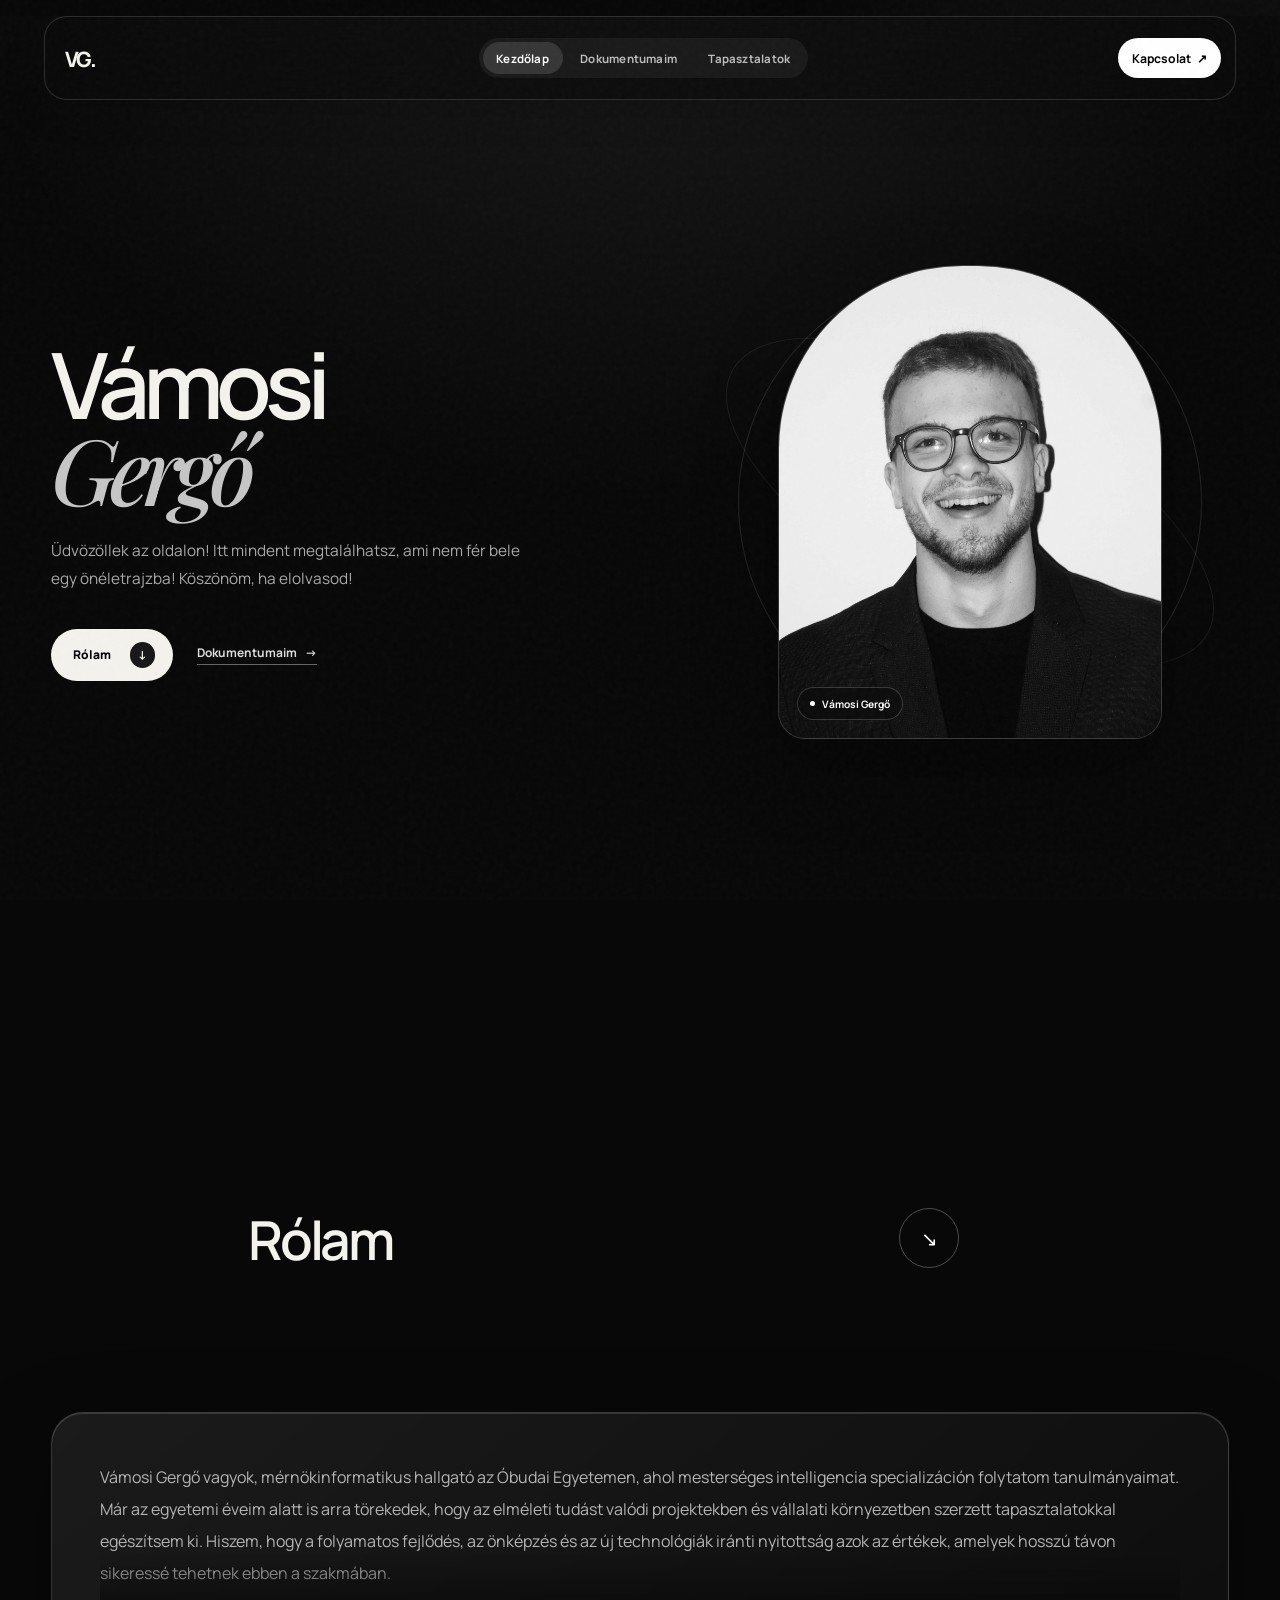
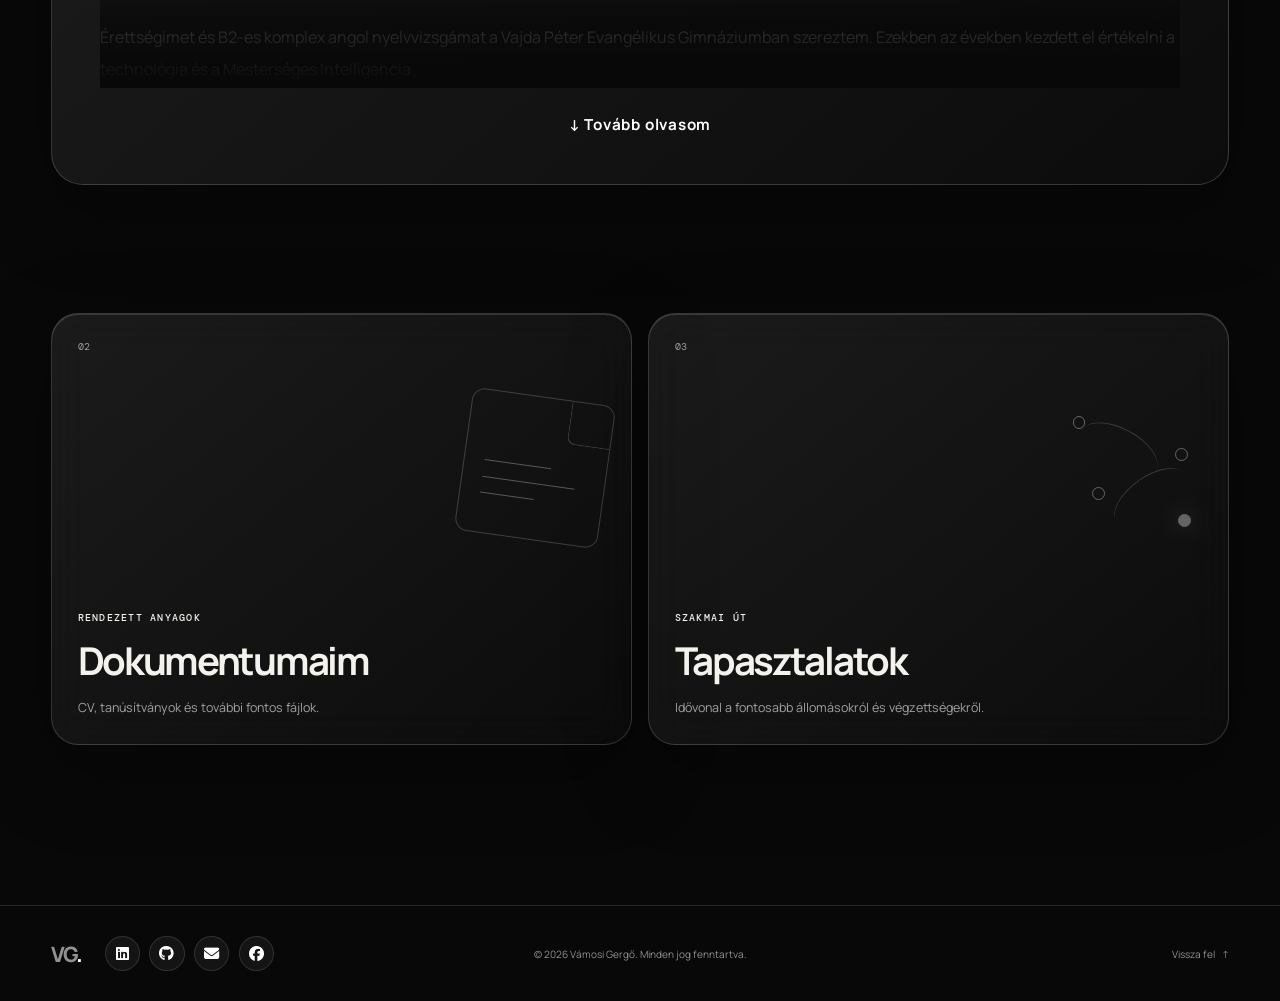
<file: index.html>
<!doctype html>
<html lang="hu">
  <head>
    <meta charset="UTF-8" />
    <meta name="viewport" content="width=device-width, initial-scale=1.0" />
    <meta name="description" content="Vámosi Gergő személyes portfóliója." />
    <title>Vámosi Gergő — Portfólió</title>
    <link rel="stylesheet" href="styles.css" />
    <link rel="stylesheet" href="https://cdnjs.cloudflare.com/ajax/libs/font-awesome/6.5.2/css/all.min.css" />
  </head>
  <body data-page="home">
    <div class="noise" aria-hidden="true"></div>
    <div class="aurora aurora--one" aria-hidden="true"></div>
    <div class="aurora aurora--two" aria-hidden="true"></div>

    <header class="site-header">
      <a class="brand" href="index.html" aria-label="Vámosi Gergő — Kezdőlap">VG<span>.</span></a>
      <button class="nav-toggle" type="button" aria-label="Navigáció megnyitása" aria-expanded="false">
        <span></span><span></span>
      </button>
      <nav class="site-nav" aria-label="Fő navigáció">
        <a class="is-active" href="index.html">Kezdőlap</a>
        <a href="documents.html">Dokumentumaim</a>
        <a href="experience.html">Tapasztalatok</a>
      </nav>
      <a class="header-cta"  target="_blank"href="https://hu.linkedin.com/in/gergő-vámosi-6b84512a4">Kapcsolat <span aria-hidden="true">↗</span></a>
      
    </header>

    <main>
      <section class="hero page-shell">
        <div class="hero__copy reveal">
          <h1>Vámosi<br /><em>Gergő</em></h1>
          <p class="hero__text">Üdvözöllek az oldalon! Itt mindent megtalálhatsz, ami nem fér bele egy önéletrajzba! Köszönöm, ha elolvasod! </p>
          <div class="hero__actions">
            <a class="button button--light" href="#rolam">Rólam <span aria-hidden="true">↓</span></a>
            <a class="text-link" href="documents.html">Dokumentumaim <span aria-hidden="true">→</span></a>
          </div>
        </div>

        <div class="hero__visual reveal reveal--late">
          <div class="portrait-card glass-card">
            <img src="assets/vamosi_01.JPG" alt="Vámosi Gergő portréjának helye" />
            <div class="portrait-card__shine" aria-hidden="true"></div>
            <div class="portrait-card__tag"><span></span>Vámosi Gergő</div>
          </div>
          <div class="orbit orbit--one" aria-hidden="true"></div>
          <div class="orbit orbit--two" aria-hidden="true"></div>
          <p class="vertical-label"></p>
        </div>
      </section>

      

      <section class="intro page-shell" id="rolam">
        <p class="section-number reveal"></p>
        <div class="intro__statement reveal">
          <p>Rólam<span></span></p>
        </div>
        <div class="intro__meta reveal">
          <p></p>
          <a class="round-arrow" href="experience.html" aria-label="Tapasztalatok megnyitása"><span>↘</span></a>
        </div>
      </section>

      <section class="about page-shell reveal">
    <div class="about-card glass-card">
        <div class="about-content" id="aboutContent">

            <p>
                Vámosi Gergő vagyok, mérnökinformatikus hallgató az Óbudai Egyetemen, ahol mesterséges intelligencia specializáción folytatom tanulmányaimat. 
                Már az egyetemi éveim alatt is arra törekedek, hogy az elméleti tudást valódi projektekben és vállalati környezetben szerzett tapasztalatokkal egészítsem ki. 
                Hiszem, hogy a folyamatos fejlődés, az önképzés és az új technológiák iránti nyitottság azok az értékek, amelyek hosszú távon sikeressé tehetnek ebben a szakmában. 

                <br><br>

                Érettségimet és B2-es komplex angol nyelvvizsgámat a Vajda Péter Evangélikus Gimnáziumban szereztem. Ezekben az években kezdett el értékelni a technológia és a Mesterséges Intelligencia. 

                <br><br>

                Korábban a Magyar Telekomnál dolgoztam chat support pozícióban, ahol elsősorban ügyfelek technikai problémáit igyekeztem megoldani.
                Ez az időszak kiváló kommunikációs készséget, türelmet és proaktív szemléletet adott számomra, amelyek a mai napig fontos részét képezik a munkavégzésemnek.

                <br><br>

                Jelenleg IT Support Specialistként dolgozom az Orbico Hungary-nél, ahol napi szinten foglalkozom vállalati informatikai rendszerek támogatásával, és különböző Microsoft technológiák alkalmazásával. 
                A cégméretnek köszönhetően több szerepkörben is kipróbálhatom magam. Low-code/no-code programok karbantartásán is dolgozom, illetve ezeknek a továbbfejlesztését is végzem. Teljeskörűen elkészítettem egy Teamsbe integrált céges Copilot Agentet. Egyedi system prompt, knowledge management, illetve scenario kezelés. 
                
              

                <br><br>
                A legnagyobb érdeklődési területem a mesterséges intelligencia, különösen a gépi látás (Computer Vision), a mélytanulás és az intelligens automatizálási megoldások fejlesztése. Egyetemi szakdolgozatom témája a számítógépes látás gyakorlati alkalmazása a nagyüzemi állattartásban. Algoritmusokat vizsgálok, hogy melyek alkalmazhatóak a legmegbízhatóbban egy nagyüzemi környezetben.
                Több programozási nyelvet és technológiát is használok, többek között Python, C#, Java, Kotlin, SQL, HTML, CSS és JavaScript környezetekben dolgozom. Ismerem a .NET MAUI keretrendszert, relációs adatbázisokat, valamint adatfeldolgozási és gépi tanulási könyvtárakat, például az OpenCV-t, TensorFlow-t, Pandast és NumPy-t. Emellett foglalkoztam Apache Sparkkal, Databricks környezettel és Big Data technológiákkal is.
                Emellett pedig egy Prompt Engineering képzést is elvégeztem, ahol a legmodernebb promptolási technikákat ismerhettem meg.

                <br><br>
                A munka mellett fontos szerepet kap az életemben a sport és az egészséges életmód. Rendszeresen járok edzőterembe, mert úgy gondolom, hogy a fizikai és a mentális teljesítmény szorosan összefügg. Szabadidőmben szívesen foglalkozom videószerkesztéssel, weboldalak készítésével, valamint különböző személyes informatikai projektekkel is, amelyek lehetőséget adnak arra, hogy új technológiákat próbáljak ki és kreatív ötleteimet megvalósítsam.
                Nyitott, motivált és kitartó személyiségnek tartom magam. Szeretek csapatban dolgozni, ugyanakkor önállóan is hatékonyan oldom meg a rám bízott feladatokat - nem félek kérdezni. :D

                <br><br>
                Az IT Support Specialist pozíció azért vonz, mert szeretném méginkább elmélyíteni a tudásomat a Microsoft vállalati ökoszisztémájában.
                Hiszem, hogy a felhasználók támogatása és a mindennapi IT-folyamatokban való részvétel kiváló lehetőséget biztosít arra, hogy gyakorlati tapasztalatot szerezzek egy modern vállalati környezetben. 
                Hosszú távú célom, hogy stabil Microsoft infrastruktúra-ismeretre építve folyamatosan fejlődjek, és egyre összetettebb informatikai feladatok megoldásában is aktív szerepet vállaljak.
            </p>
        </div>
        <div class="about-overlay" id="aboutOverlay"></div>
        <button id="aboutButton" class="about-button">
            ↓ Tovább olvasom
        </button>
    </div>
</section>

      <section class="feature-grid page-shell">
        <a class="feature-card glass-card tilt-card reveal" href="documents.html">
          <div class="feature-card__top"><span>02</span><span class="feature-card__arrow">↗</span></div>
          <div>
            <p class="feature-card__label">RENDEZETT ANYAGOK</p>
            <h2>Dokumentumaim</h2>
            <p>CV, tanúsítványok és további fontos fájlok.</p>
          </div>
          <div class="feature-card__symbol symbol-doc" aria-hidden="true"><i></i><i></i><i></i></div>
        </a>
        <a class="feature-card glass-card tilt-card reveal reveal--late" href="experience.html">
          <div class="feature-card__top"><span>03</span><span class="feature-card__arrow">↗</span></div>
          <div>
            <p class="feature-card__label">SZAKMAI ÚT</p>
            <h2>Tapasztalatok</h2>
            <p>Idővonal a fontosabb állomásokról és végzettségekről.</p>
          </div>
          <div class="feature-card__symbol symbol-path" aria-hidden="true"><i></i><i></i><i></i><i></i></div>
        </a>
      </section>

      

      
    </main>

   <footer class="site-footer page-shell">
  
  <div class="footer-left">
    <a class="brand" href="index.html">VG<span>.</span></a>
    
    <div class="footer-social">
      
      <a href="https://hu.linkedin.com/in/gergő-vámosi-6b84512a4" target="_blank" rel="noopener noreferrer" aria-label="LinkedIn">
        <i class="fa-brands fa-linkedin"></i>
      </a>
      
      
      <a href="https://github.com/vamosigergo" target="_blank" rel="noopener noreferrer" aria-label="GitHub">
        <i class="fa-brands fa-github"></i>
      </a>
      
      
      <a href="mailto:vamosi.gergo04@gmail.com" aria-label="Email">
        <i class="fa-solid fa-envelope"></i>
      </a>
      
      
      <a href="https://www.facebook.com/profile.php?id=100009071117938" target="_blank" rel="noopener noreferrer" aria-label="Facebook">
        <i class="fa-brands fa-facebook"></i>
      </a>
    </div>
  </div>

  
  <p>© <span data-year></span> Vámosi Gergő. Minden jog fenntartva.</p>
  <a href="#top" class="back-to-top">Vissza fel <span>↑</span></a>
</footer>

    <script src="script.js"></script>
  </body>
</html>
</file>
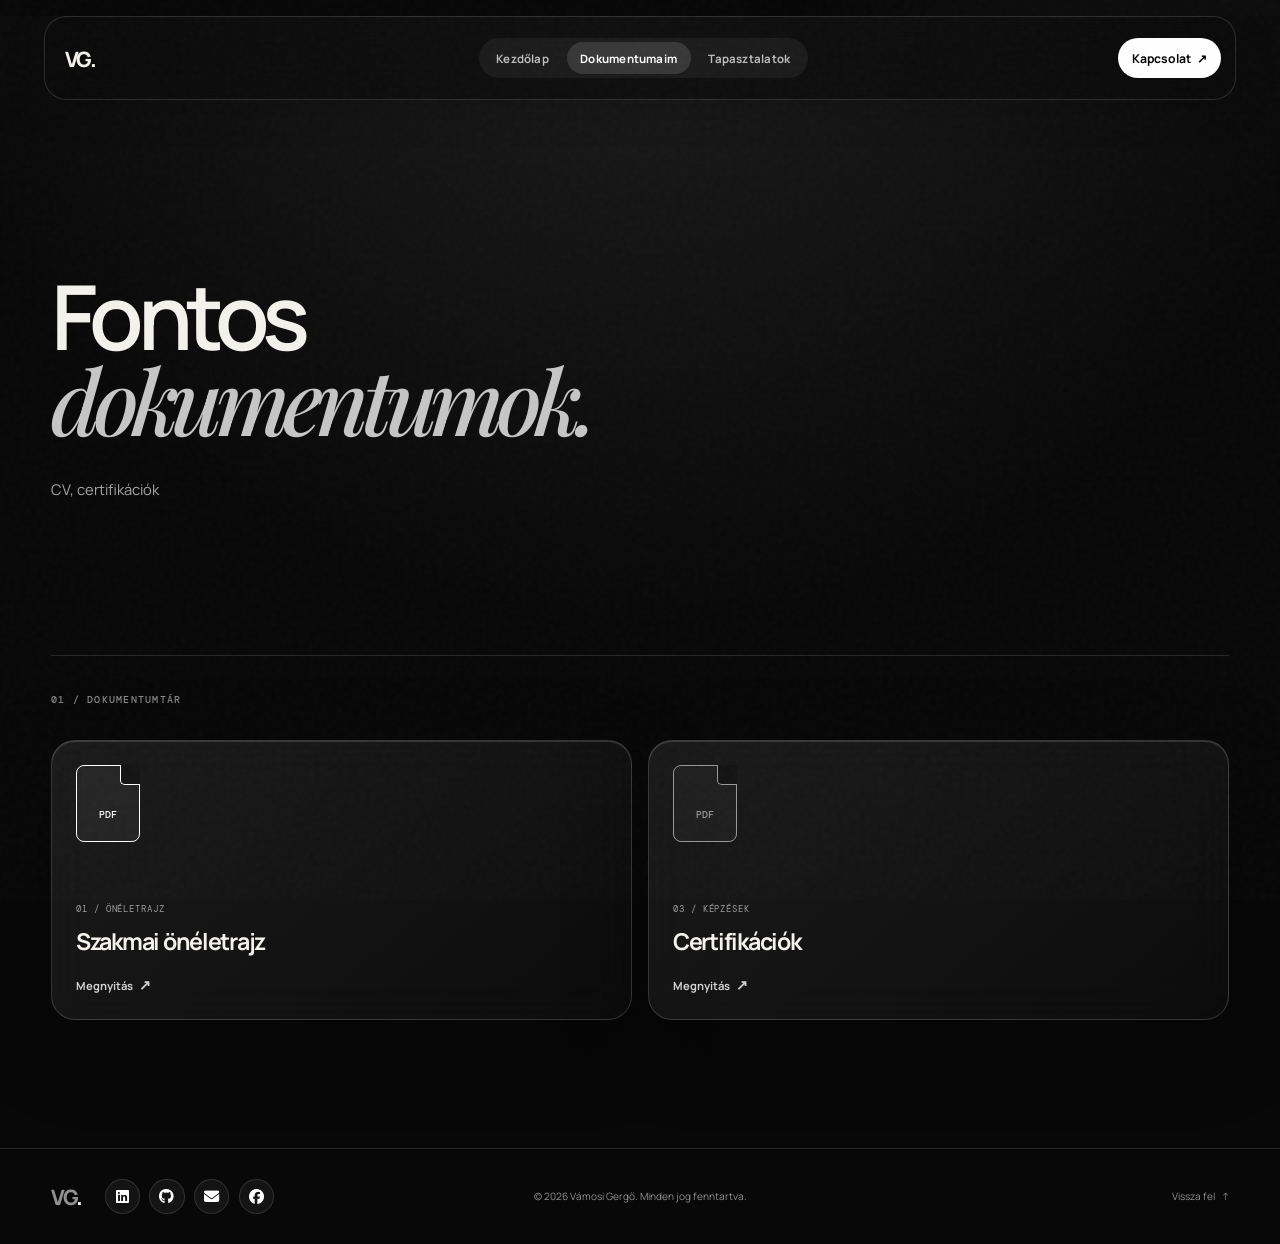
<file: documents.html>
<!doctype html>
<html lang="hu">
  <head>
    <meta charset="UTF-8" />
    <meta name="viewport" content="width=device-width, initial-scale=1.0" />
    <meta name="description" content="Vámosi Gergő dokumentumai." />
    <title>Dokumentumaim — Vámosi Gergő</title>
    <link rel="stylesheet" href="styles.css" />
    <link rel="stylesheet" href="https://cdnjs.cloudflare.com/ajax/libs/font-awesome/6.5.2/css/all.min.css" />
  </head>
  <body data-page="documents" id="top">
    <div class="noise" aria-hidden="true"></div>
    <div class="aurora aurora--one" aria-hidden="true"></div>
    <div class="aurora aurora--three" aria-hidden="true"></div>
    <header class="site-header">
      <a class="brand" href="index.html" aria-label="Vámosi Gergő — Kezdőlap">VG<span>.</span></a>
      <button class="nav-toggle" type="button" aria-label="Navigáció megnyitása" aria-expanded="false"><span></span><span></span></button>
      <nav class="site-nav" aria-label="Fő navigáció">
        <a href="index.html">Kezdőlap</a>
        <a class="is-active" href="documents.html">Dokumentumaim</a>
        <a href="experience.html">Tapasztalatok</a>
      </nav>
      <a class="header-cta"  target="_blank" href="https://hu.linkedin.com/in/gergő-vámosi-6b84512a4">Kapcsolat <span aria-hidden="true">↗</span></a>
    </header>

    <main class="subpage-main page-shell">
      <section class="page-heading reveal">
        <h1>Fontos<br /><em>dokumentumok.</em></h1>
        <p class="page-heading__lead">CV, certifikációk</p>
      </section>

      <section class="documents-section">
        <div class="documents-section__heading reveal">
          <p class="section-number">01 / DOKUMENTUMTÁR</p>
        </div>
        
        <div class="document-grid">
          <a class="document-card glass-card tilt-card reveal" href="assets/documents/vamosigergo_cv.pdf" target="_blank" rel="noopener noreferrer">
            <div class="document-card__icon"><span>PDF</span><i></i></div>
            <div class="document-card__copy"><p>01 / ÖNÉLETRAJZ</p><h2>Szakmai önéletrajz</h2><span>Megnyitás <b>↗</b></span></div>
          </a>
          <a class="document-card glass-card tilt-card reveal" href="assets/documents/prompt_engineering.jpeg" target="_blank" rel="noopener noreferrer">
            <div class="document-card__icon document-card__icon--violet"><span>PDF</span><i></i></div>
            <div class="document-card__copy"><p>03 / KÉPZÉSEK</p><h2>Certifikációk</h2><span>Megnyitás <b>↗</b></span></div>
          </a>
        </div>
      </section>

      
    </main>

    <footer class="site-footer page-shell">
  
  <div class="footer-left">
    <a class="brand" href="index.html">VG<span>.</span></a>
    
    <div class="footer-social">
      
      <a href="https://hu.linkedin.com/in/gergő-vámosi-6b84512a4" target="_blank" rel="noopener noreferrer" aria-label="LinkedIn">
        <i class="fa-brands fa-linkedin"></i>
      </a>
      
      
      <a href="https://github.com/vamosigergo" target="_blank" rel="noopener noreferrer" aria-label="GitHub">
        <i class="fa-brands fa-github"></i>
      </a>
      
      
      <a href="mailto:vamosi.gergo04@gmail.com" aria-label="Email">
        <i class="fa-solid fa-envelope"></i>
      </a>
      
      
      <a href="https://www.facebook.com/profile.php?id=100009071117938" target="_blank" rel="noopener noreferrer" aria-label="Facebook">
        <i class="fa-brands fa-facebook"></i>
      </a>
    </div>
  </div>

  
  <p>© <span data-year></span> Vámosi Gergő. Minden jog fenntartva.</p>
  <a href="#top" class="back-to-top">Vissza fel <span>↑</span></a>
</footer>

    <script src="script.js"></script>
  </body>
</html>
</file>
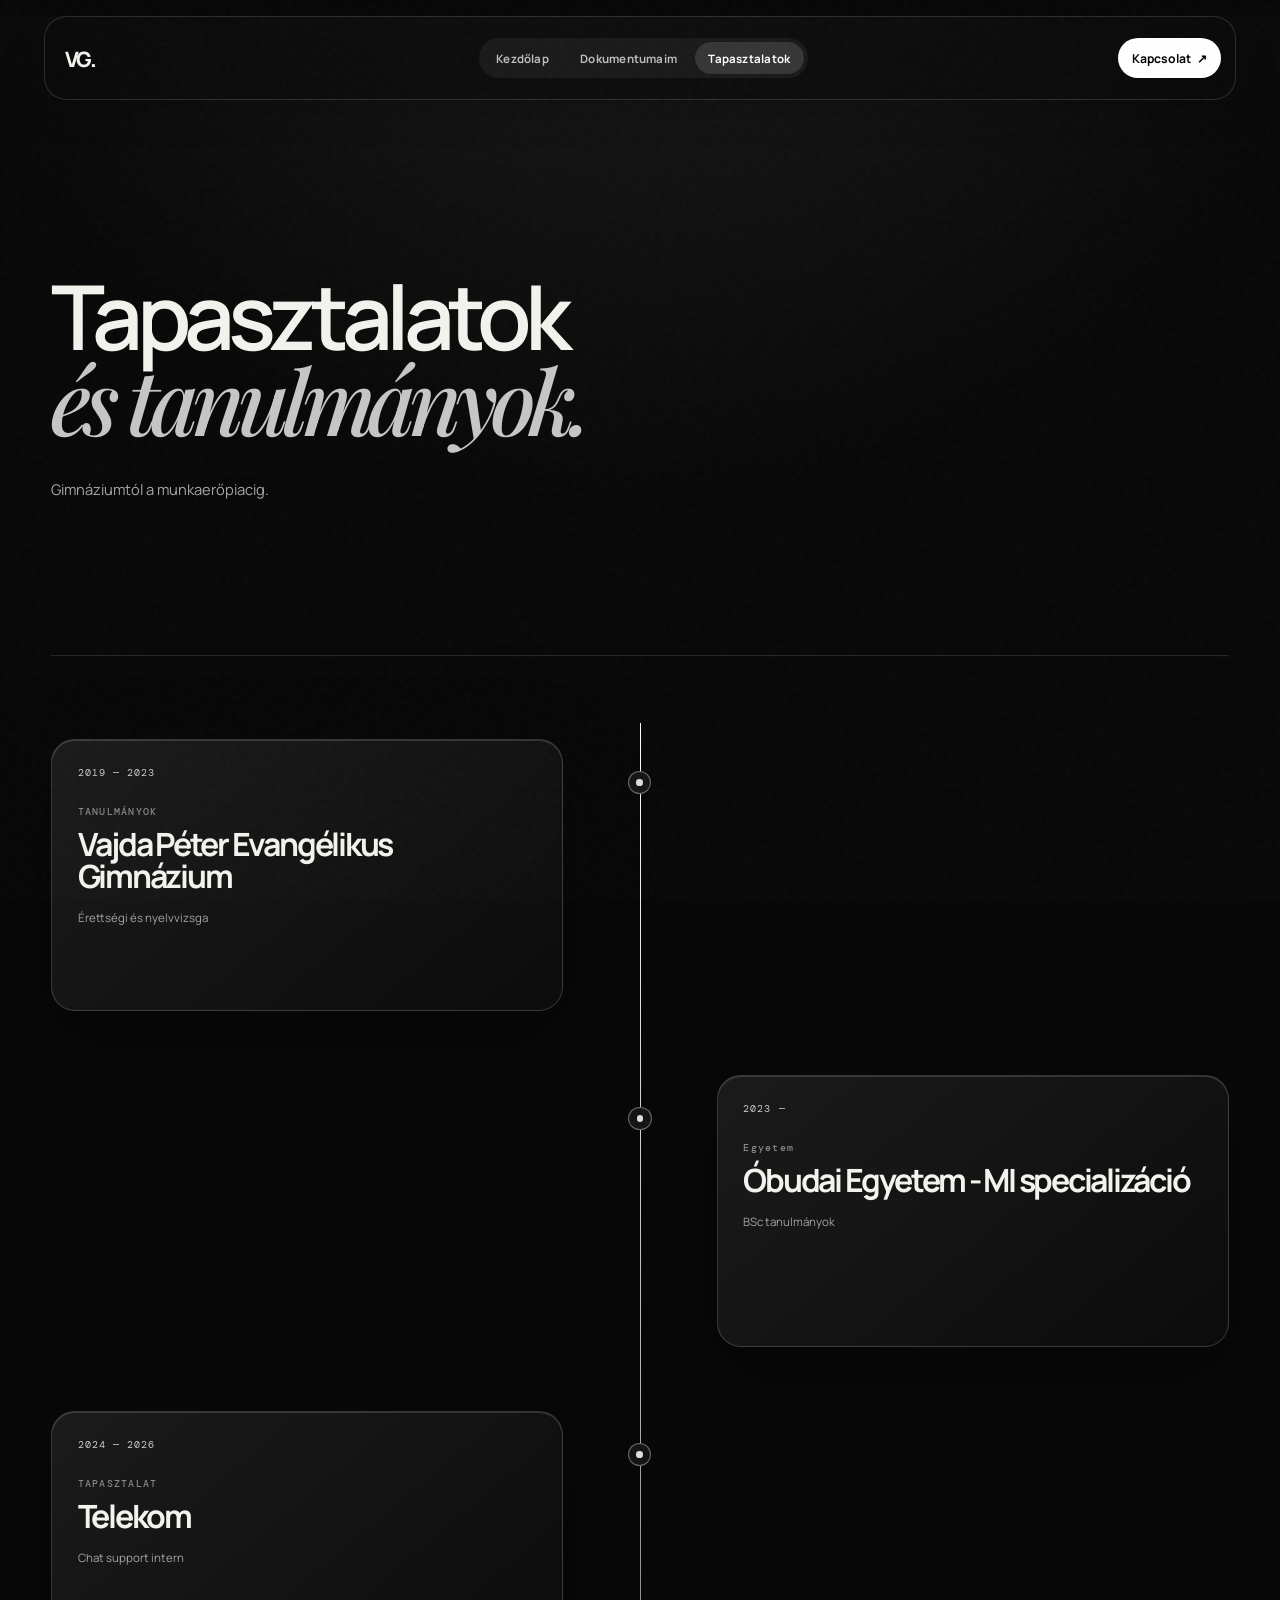
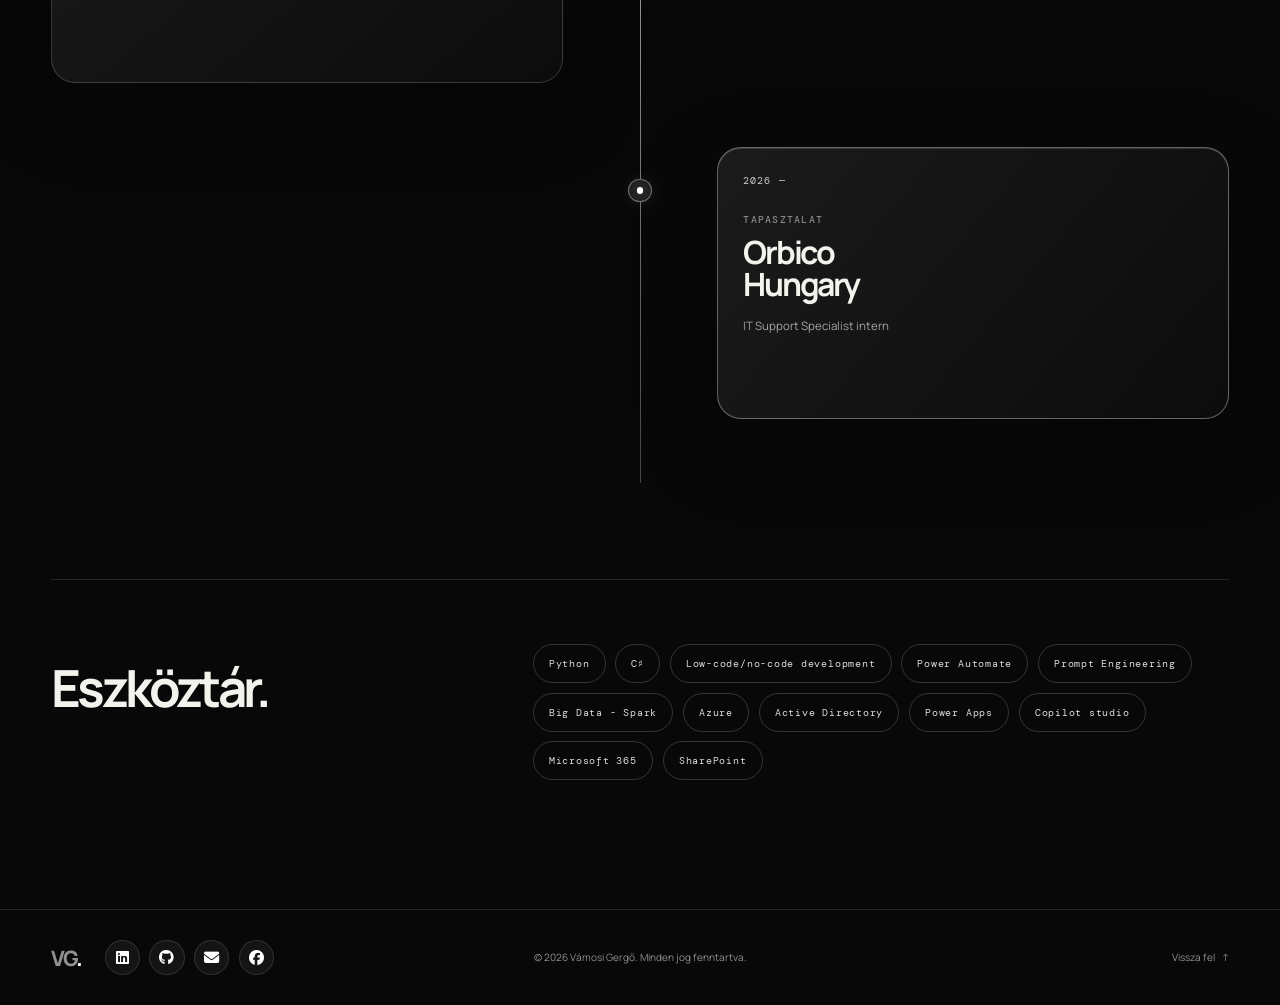
<file: experience.html>
<!doctype html>
<html lang="hu">
  <head>
    <meta charset="UTF-8" />
    <meta name="viewport" content="width=device-width, initial-scale=1.0" />
    <meta name="description" content="Vámosi Gergő tapasztalatai és végzettségei." />
    <title>Tapasztalatok — Vámosi Gergő</title>
    <link rel="stylesheet" href="styles.css" />
    <link rel="stylesheet" href="https://cdnjs.cloudflare.com/ajax/libs/font-awesome/6.5.2/css/all.min.css" />
  </head>
  <body data-page="experience" id="top">
    <div class="noise" aria-hidden="true"></div>
    <div class="aurora aurora--two" aria-hidden="true"></div>
    <div class="aurora aurora--three" aria-hidden="true"></div>
    <header class="site-header">
      <a class="brand" href="index.html" aria-label="Vámosi Gergő — Kezdőlap">VG<span>.</span></a>
      <button class="nav-toggle" type="button" aria-label="Navigáció megnyitása" aria-expanded="false"><span></span><span></span></button>
      <nav class="site-nav" aria-label="Fő navigáció">
        <a href="index.html">Kezdőlap</a>
        <a href="documents.html">Dokumentumaim</a>
        <a class="is-active" href="experience.html">Tapasztalatok</a>
      </nav>
      <a class="header-cta"  target="_blank" href="https://hu.linkedin.com/in/gergő-vámosi-6b84512a4">Kapcsolat <span aria-hidden="true">↗</span></a>
    </header>

    <main class="subpage-main page-shell">
      <section class="page-heading reveal">
        <h1>Tapasztalatok<br /><em>és tanulmányok.</em></h1>
        <p class="page-heading__lead">Gimnáziumtól a munkaerőpiacig.</p>
      </section>

      <section class="journey" aria-label="Szakmai útvonal">
        <div class="journey__intro reveal">
          <p class="section-number"></p>
        </div>
        <div class="journey-track">
          <div class="journey-track__line" aria-hidden="true"><i></i></div>

          <article class="journey-node journey-node--left reveal">
            <div class="journey-node__dot"><span></span></div>
            <div class="journey-node__card glass-card">
              <p class="journey-node__date">2019 — 2023</p>
              <p class="journey-node__type">TANULMÁNYOK</p>
              <h2>Vajda Péter Evangélikus Gimnázium<br /></h2>
              <p>Érettségi és nyelvvizsga</p>
            </div>
          </article>

          <article class="journey-node journey-node--right reveal">
            <div class="journey-node__dot"><span></span></div>
            <div class="journey-node__card glass-card">
              <p class="journey-node__date">2023 — </p>
              <p class="journey-node__type">Egyetem</p>
              <h2>Óbudai Egyetem - MI specializáció<br /></h2>
              <p>BSc tanulmányok</p>
            </div>
          </article>

          <article class="journey-node journey-node--left reveal">
            <div class="journey-node__dot"><span></span></div>
            <div class="journey-node__card glass-card">
              <p class="journey-node__date">2024 — 2026</p>
              <p class="journey-node__type">TAPASZTALAT</p>
              <h2>Telekom<br /></h2>
              <p>Chat support intern</p>
            </div>
          </article>

          <article class="journey-node journey-node--right journey-node--current reveal">
            <div class="journey-node__dot"><span></span></div>
            <div class="journey-node__card glass-card">
              <p class="journey-node__date">2026 — </p>
              <p class="journey-node__type">TAPASZTALAT</p>
              <h2>Orbico<br />Hungary</h2>
              <p>IT Support Specialist intern</p>
            </div>
          </article>
        </div>
      </section>

      <section class="skills reveal">
        <div><p class="section-number"></p><h2>Eszköztár.</h2></div>
        <div class="skills__list"><span>Python</span><span>C♯</span><span>Low-code/no-code development</span><span>Power Automate</span><span>Prompt Engineering</span><span>Big Data - Spark</span><span>Azure</span><span>Active Directory</span><span>Power Apps</span><span>Copilot studio</span><span>Microsoft 365</span><span>SharePoint</span></div>
      </section>
    </main>

   <footer class="site-footer page-shell">
  
  <div class="footer-left">
    <a class="brand" href="index.html">VG<span>.</span></a>
    
    <div class="footer-social">
      
      <a href="https://hu.linkedin.com/in/gergő-vámosi-6b84512a4" target="_blank" rel="noopener noreferrer" aria-label="LinkedIn">
        <i class="fa-brands fa-linkedin"></i>
      </a>
      
      
      <a href="https://github.com/vamosigergo" target="_blank" rel="noopener noreferrer" aria-label="GitHub">
        <i class="fa-brands fa-github"></i>
      </a>
      
      
      <a href="mailto:vamosi.gergo04@gmail.com" aria-label="Email">
        <i class="fa-solid fa-envelope"></i>
      </a>
      
      
      <a href="https://www.facebook.com/profile.php?id=100009071117938" target="_blank" rel="noopener noreferrer" aria-label="Facebook">
        <i class="fa-brands fa-facebook"></i>
      </a>
    </div>
  </div>

  
  <p>© <span data-year></span> Vámosi Gergő. Minden jog fenntartva.</p>
  <a href="#top" class="back-to-top">Vissza fel <span>↑</span></a>
</footer>

    <script src="script.js"></script>
  </body>
</html>
</file>
<file: styles.css>
@import url('https://fonts.googleapis.com/css2?family=DM+Mono:wght@400;500&family=Manrope:wght@400;500;600;700;800&family=Playfair+Display:ital,wght@0,500;0,600;1,500;1,600&display=swap');

:root {
  --ink: #080808;
  --ink-soft: #101011;
  --paper: #f3f2ed;
  --muted: #888888;
  --line: rgba(255, 255, 255, 0.12);
  --glass: rgba(255, 255, 255, 0.05);
  --glass-strong: rgba(255, 255, 255, 0.1);
  --accent: #ffffff;
  --blue: #b0b0b0;
  --max-width: 1280px;
  --page-padding: clamp(1.25rem, 4vw, 4rem);
  --header-height: 5.25rem;
  --scroll-y: 0px;
}

* { box-sizing: border-box; }
html { scroll-behavior: smooth; background: var(--ink); }
body {
  min-width: 320px;
  margin: 0;
  overflow-x: hidden;
  color: var(--paper);
  background: radial-gradient(circle at 50% -10%, #1e1e1e 0, var(--ink) 46rem);
  font-family: "Manrope", "Helvetica Neue", Arial, sans-serif;
  -webkit-font-smoothing: antialiased;
}
a { color: inherit; text-decoration: none; }
button { font: inherit; }
::selection { color: var(--ink); background: var(--accent); }

.page-shell { width: min(100%, var(--max-width)); margin-inline: auto; padding-inline: var(--page-padding); }
.noise { position: fixed; z-index: 20; inset: 0; opacity: .035; pointer-events: none; background-image: url("data:image/svg+xml,%3Csvg viewBox='0 0 180 180' xmlns='http://www.w3.org/2000/svg'%3E%3Cfilter id='n'%3E%3CfeTurbulence type='fractalNoise' baseFrequency='.9' numOctaves='4' stitchTiles='stitch'/%3E%3C/filter%3E%3Crect width='100%25' height='100%25' filter='url(%23n)' opacity='.75'/%3E%3C/svg%3E"); }
.aurora { position: fixed; z-index: -1; width: 42rem; height: 42rem; border-radius: 50%; filter: blur(70px); pointer-events: none; opacity: .12; transform: translate3d(0, calc(var(--scroll-y) * -0.08), 0); will-change: transform; }
.aurora--one { top: -24rem; right: -16rem; background: #333333; }
.aurora--two { top: 40%; left: -30rem; background: #222222; opacity: .15; }
.aurora--three { right: -24rem; bottom: -18rem; background: #1a1a1a; opacity: .12; }

.site-header {
  position: sticky; z-index: 15; top: 1rem;
  display: grid; grid-template-columns: 1fr auto 1fr; align-items: center;
  width: min(calc(100% - 2rem), 1192px); height: var(--header-height); margin: 1rem auto 0;
  padding: 0 .85rem 0 1.25rem; border: 1px solid rgba(255,255,255,.14); border-radius: 1.4rem;
  background: rgba(10, 10, 11, .61); box-shadow: 0 8px 40px rgba(0,0,0,.18);
  backdrop-filter: blur(22px) saturate(130%); -webkit-backdrop-filter: blur(22px) saturate(130%);
  transition: height .35s ease, background .35s ease, border-color .35s ease, transform .35s ease;
}
body.is-scrolled .site-header { height: 4.25rem; background: rgba(10,10,11,.81); border-color: rgba(255,255,255,.2); }
.brand { display: inline-flex; width: fit-content; align-items: baseline; font-size: 1.32rem; font-weight: 800; letter-spacing: -.12em; }
.brand span { color: var(--accent); }
.site-nav { display: flex; gap: .25rem; align-items: center; padding: .25rem; border-radius: 999px; background: rgba(255,255,255,.05); }
.site-nav a { position: relative; padding: .55rem .85rem; border-radius: 999px; color: #bdbdbd; font-size: .72rem; font-weight: 700; letter-spacing: .02em; transition: color .2s, background .2s; }
.site-nav a:hover, .site-nav a.is-active { color: #fff; background: rgba(255,255,255,.12); }
.header-cta { justify-self: end; font-size: .76rem; font-weight: 700; color: #000; padding: .7rem .9rem; border-radius: 999px; background: var(--accent); transition: transform .2s ease, box-shadow .2s ease; }
.header-cta:hover { transform: translateY(-2px); box-shadow: 0 6px 24px rgba(255,255,255,.2); }
.header-cta span { margin-left: .25rem; }
.nav-toggle { display: none; }

.hero { min-height: calc(100svh - 7.25rem); display: grid; grid-template-columns: 1.05fr .95fr; align-items: center; gap: clamp(2rem, 7vw, 8rem); padding-top: clamp(5rem, 11vh, 9rem); padding-bottom: 5rem; }
.eyebrow, .section-number, .feature-card__label, .journey-node__type, .closing__small { margin: 0; color: var(--muted); font-family: "DM Mono", monospace; font-size: .65rem; font-weight: 500; letter-spacing: .12em; line-height: 1.5; }
.eyebrow { display: flex; align-items: center; gap: .6rem; color: #dedede; }
.eyebrow__dot { width: .45rem; height: .45rem; border-radius: 50%; background: var(--accent); box-shadow: 0 0 0 .22rem rgba(255,255,255,.15); }
.hero h1, .page-heading h1 { max-width: 9ch; margin: 1.25rem 0 1.5rem; font-size: clamp(3.7rem, 7.15vw, 7.4rem); font-weight: 600; letter-spacing: -.075em; line-height: .93; }
h1 em { color: #c6c6c6; font-family: "Playfair Display", Georgia, serif; font-weight: 500; letter-spacing: -.08em; }
.hero__text { max-width: 31rem; margin: 0; color: #aaa; font-size: clamp(.93rem, 1.2vw, 1.05rem); line-height: 1.8; }
.hero__actions { display: flex; align-items: center; gap: 1.5rem; margin-top: 2.25rem; }
.button { display: inline-flex; align-items: center; gap: 1.2rem; padding: .85rem 1.1rem .85rem 1.35rem; border-radius: 999px; font-size: .75rem; font-weight: 800; transition: transform .2s ease, background .2s ease; }
.button--light { color: #000; background: var(--paper); }
.button--light:hover { transform: translateY(-3px); background: #fff; }
.button span { display: grid; place-items: center; width: 1.6rem; height: 1.6rem; border-radius: 50%; color: var(--paper); background: #171717; }
.text-link { display: inline-flex; align-items: center; gap: .5rem; color: #ddd; border-bottom: 1px solid #666; padding-bottom: .2rem; font-size: .75rem; font-weight: 700; transition: color .2s, border-color .2s; }
.text-link:hover { color: var(--accent); border-color: var(--accent); }

.hero__visual { position: relative; display: grid; place-items: center; min-height: 30rem; }
.portrait-card { position: relative; z-index: 2; width: min(100%, 24rem); aspect-ratio: .81; overflow: hidden; border-radius: 11.5rem 11.5rem 1.7rem 1.7rem; transform: translateY(calc(var(--scroll-y) * -.035)); transition: transform .15s linear; }
.glass-card { overflow: hidden; border: 1px solid rgba(255,255,255,.16); background: linear-gradient(140deg, rgba(255,255,255,.08), rgba(255,255,255,.02)); box-shadow: inset 0 1px 0 rgba(255,255,255,.14), 0 25px 80px rgba(0,0,0,.35); backdrop-filter: blur(20px) saturate(125%); -webkit-backdrop-filter: blur(20px) saturate(125%); }
.portrait-card img { width: 100%; height: 100%; display: block; object-fit: cover; }
.portrait-card__shine { position: absolute; inset: 0; pointer-events: none; background: linear-gradient(114deg, transparent 25%, rgba(255,255,255,.25) 48%, transparent 61%); transform: translateX(-110%) skewX(-15deg); animation: shine 8s ease-in-out infinite; }
.portrait-card__tag { position: absolute; bottom: 1.1rem; left: 1.1rem; display: flex; align-items: center; gap: .45rem; padding: .55rem .72rem; border: 1px solid rgba(255,255,255,.18); border-radius: 999px; background: rgba(4,4,4,.33); backdrop-filter: blur(12px); color: #fafafa; font-size: .64rem; font-weight: 700; }
.portrait-card__tag span { width: .35rem; height: .35rem; border-radius: 50%; background: var(--accent); }
.orbit { position: absolute; border: 1px solid rgba(255,255,255,.12); border-radius: 50%; }
.orbit--one { width: 29rem; height: 29rem; transform: rotate(-28deg); }
.orbit--two { width: 34rem; height: 14rem; transform: rotate(29deg); border-color: rgba(255,255,255,.08); }
.vertical-label { position: absolute; z-index: 3; right: -2.6rem; bottom: 2rem; margin: 0; color: #858585; font-family: "DM Mono", monospace; font-size: .55rem; letter-spacing: .15em; writing-mode: vertical-rl; }

.intro { display: grid; grid-template-columns: .4fr 1.5fr .8fr; gap: 2rem; align-items: end; padding-top: 9rem; padding-bottom: 9rem; }
.intro__statement p { max-width: 12.5ch; margin: 0; font-size: clamp(2.25rem, 4.2vw, 4.7rem); font-weight: 600; letter-spacing: -.06em; line-height: 1.04; }
.intro__statement span { color: #777; }
.intro__meta { display: flex; flex-direction: column; justify-content: space-between; min-height: 15rem; gap: 2rem; }
.intro__meta > p { margin: 0; color: #9b9b9b; font-size: .82rem; line-height: 1.8; }
.round-arrow { display: grid; width: 3.75rem; height: 3.75rem; place-items: center; border: 1px solid #4d4d4d; border-radius: 50%; color: var(--accent); font-size: 1.25rem; transition: transform .25s ease, color .25s, background .25s; }
.round-arrow:hover { color: #000; background: var(--accent); transform: rotate(45deg); }

.feature-grid { display: grid; grid-template-columns: repeat(2, 1fr); gap: 1rem; padding-bottom: 10rem; }
.feature-card { position: relative; min-height: 27rem; display: flex; flex-direction: column; justify-content: space-between; padding: 1.6rem; border-radius: 1.7rem; transition: border-color .3s ease, background .3s ease; transform-style: preserve-3d; }
.feature-card:hover { border-color: rgba(255,255,255,.4); background: linear-gradient(140deg, rgba(255,255,255,.08), rgba(255,255,255,.02)); }
.feature-card__top { display: flex; justify-content: space-between; color: #9d9d9d; font-family: "DM Mono", monospace; font-size: .65rem; }
.feature-card__arrow { display: grid; place-items: center; width: 2rem; height: 2rem; border-radius: 50%; color: #000; background: var(--accent); font-family: sans-serif; font-size: 1rem; opacity: 0; transform: translate(-.4rem, .4rem); transition: opacity .25s, transform .25s; }
.feature-card:hover .feature-card__arrow { opacity: 1; transform: none; }
.feature-card__label { color: var(--paper); }
.feature-card h2 { margin: .5rem 0 .6rem; font-size: clamp(1.8rem, 3vw, 3rem); letter-spacing: -.06em; }
.feature-card > div:nth-child(2) > p:last-child { max-width: 22rem; margin: 0; color: #a3a3a3; font-size: .78rem; line-height: 1.75; }
.feature-card__symbol { position: absolute; top: 19%; right: 1.5rem; width: 9rem; height: 9rem; opacity: .35; transform: translateZ(1px); }
.symbol-doc { border: 1px solid #949494; border-radius: .8rem; transform: rotate(8deg); }
.symbol-doc::before { content: ""; position: absolute; top: 0; right: 0; width: 2.6rem; height: 2.6rem; border-left: 1px solid #949494; border-bottom: 1px solid #949494; border-radius: 0 0 0 .5rem; }
.symbol-doc i { position: absolute; left: 1.25rem; display: block; height: 1px; background: #d8d8d8; }
.symbol-doc i:nth-child(1) { top: 4.3rem; width: 4.2rem; }.symbol-doc i:nth-child(2) { top: 5.35rem; width: 5.8rem; }.symbol-doc i:nth-child(3) { top: 6.4rem; width: 3.4rem; }
.symbol-path i { position: absolute; display: block; width: .8rem; height: .8rem; border: 1px solid var(--accent); border-radius: 50%; background: #141414; }.symbol-path::before, .symbol-path::after { content:""; position:absolute; width: 5.3rem; height: 2.8rem; border-top: 1px solid #8a8a8a; border-radius: 50%; }.symbol-path::before { top: 2rem; left: 1rem; transform: rotate(28deg); }.symbol-path::after { top: 5rem; right: .6rem; transform: rotate(-35deg); }.symbol-path i:nth-child(1){top:1.3rem;left:.8rem}.symbol-path i:nth-child(2){top:3.3rem;right:1rem}.symbol-path i:nth-child(3){bottom:2.5rem;left:2rem}.symbol-path i:nth-child(4){bottom:.8rem;right:.8rem;background:var(--accent);box-shadow:0 0 1.3rem rgba(255,255,255,.5)}

.closing { padding-top: 6rem; padding-bottom: 7.5rem; border-top: 1px solid var(--line); }
.closing__small { margin-top: 4rem; color: #ccc; }
.closing__mail { display: inline-block; margin-top: .5rem; font-size: clamp(2.5rem, 7vw, 7.8rem); font-weight: 600; letter-spacing: -.09em; line-height: 1; transition: color .25s ease; }
.closing__mail:hover { color: #888888; }.closing__mail span { display: inline-block; margin-left: .1em; font-size: .48em; vertical-align: top; transform: rotate(0); transition: transform .25s ease; }.closing__mail:hover span { transform: translate(.15em, -.15em); }

.site-footer { display: grid; grid-template-columns: 1fr auto 1fr; gap: 1rem; align-items: center; min-height: 6rem; border-top: 1px solid var(--line); color: #919191; font-size: .63rem; }
.site-footer > p { margin: 0; text-align: center; }.back-to-top { justify-self: end; transition: color .2s; }.back-to-top:hover { color: var(--accent); }.back-to-top span { margin-left: .3rem; }

/* Inner pages */
.subpage-main { padding-top: clamp(6rem, 12vw, 10rem); padding-bottom: 8rem; }
.page-heading { max-width: 57rem; padding-bottom: clamp(5rem, 12vw, 10rem); }
.page-heading h1 { max-width: none; font-size: clamp(3.2rem, 7vw, 7rem); }.page-heading__lead { max-width: 36rem; margin: 2rem 0 0; color: #a7a7a7; font-size: .92rem; line-height: 1.8; }
.documents-section { padding-top: 1.25rem; border-top: 1px solid var(--line); }.documents-section__heading { display: flex; justify-content: space-between; padding: 1rem 0 2rem; color: #a1a1a1; font-family: "DM Mono", monospace; font-size: .62rem; letter-spacing: .1em; }.documents-section__heading > p { margin: 0; }
.document-grid { display: grid; grid-template-columns: repeat(2, 1fr); gap: 1rem; }.document-card { min-height: 17.5rem; display: flex; flex-direction: column; justify-content: space-between; padding: 1.5rem; border-radius: 1.5rem; transition: border-color .25s, background .25s; transform-style: preserve-3d; }.document-card:hover { border-color: rgba(255,255,255,.35); background: rgba(255,255,255,.06); }.document-card__icon { position: relative; width: 4rem; height: 4.8rem; padding-top: 2.65rem; border: 1px solid var(--accent); border-radius: .5rem; color: var(--accent); background: rgba(255,255,255,.05); font-family: "DM Mono", monospace; font-size: .62rem; font-weight: 500; text-align: center; }.document-card__icon::after { content:""; position:absolute; top:-1px; right:-1px; width:1.2rem; height:1.2rem; border-left:1px solid var(--accent); border-bottom:1px solid var(--accent); border-radius:0 0 0 .3rem; background:#141414; }.document-card__icon i { position: absolute; top: 0; right: 0; width: 0; height: 0; border-top: 1.15rem solid rgba(255,255,255,.25); border-left: 1.15rem solid transparent; }.document-card__icon--blue { color: #cccccc; border-color: #cccccc; background: rgba(200,200,200,.05); }.document-card__icon--blue::after { border-color: #cccccc; background:#141414; }.document-card__icon--blue i { border-top-color:rgba(200,200,200,.25); }.document-card__icon--violet { color:#999999; border-color:#999999; background:rgba(150,150,150,.05); }.document-card__icon--violet::after { border-color:#999999; background:#141414; }.document-card__icon--violet i { border-top-color:rgba(150,150,150,.25); }.document-card__icon--orange { color:#666666; border-color:#666666; background:rgba(100,100,100,.05); }.document-card__icon--orange::after { border-color:#666666; background:#141414; }.document-card__icon--orange i { border-top-color:rgba(100,100,100,.25); }
.document-card__copy p { margin: 0; color: #9c9c9c; font-family: "DM Mono", monospace; font-size: .58rem; letter-spacing: .1em; }.document-card__copy h2 { margin: .65rem 0 1rem; font-size: 1.45rem; letter-spacing: -.055em; }.document-card__copy span { color: #d1d1d1; font-size: .7rem; font-weight: 700; }.document-card__copy b { display: inline-block; margin-left: .25rem; font-size: .9rem; transition: transform .2s; }.document-card:hover .document-card__copy b { transform: translate(.2rem,-.2rem); }
.info-strip { display: grid; grid-template-columns: auto 1fr 1fr; align-items: center; gap: 1.75rem; margin-top: 5.5rem; padding: 1.35rem 1.5rem; border-radius: 1.3rem; }.info-strip__icon { display: grid; width: 3rem; height: 3rem; place-items:center; border-radius: 50%; color: #000; background: var(--accent); font-size: 1.4rem; }.info-strip p { margin: 0; color: #a2a2a2; font-size: .7rem; line-height: 1.7; }.info-strip div p { margin-bottom: .35rem; color: #dedede; font-family: "DM Mono", monospace; font-size: .57rem; letter-spacing: .1em; }.info-strip h2 { margin: 0; font-size: 1rem; letter-spacing: -.04em; }.info-strip code { color: #eee; font-family: "DM Mono", monospace; font-size: .65rem; }

/* Experience journey */
.journey__intro { display: flex; justify-content: space-between; align-items: center; padding: 1.2rem 0 2rem; border-top: 1px solid var(--line); }.journey__now { display:flex; align-items:center; gap:.45rem; margin:0; color:#b1b1b1; font-family:"DM Mono",monospace; font-size:.58rem; letter-spacing:.08em; }.journey__now span { width:.45rem; height:.45rem; border-radius:50%; background:var(--accent); box-shadow:0 0 0 .22rem rgba(255,255,255,.15), 0 0 1.1rem rgba(255,255,255,.4); animation:pulse 2s infinite; }
.journey-track { position: relative; padding: 2rem 0 1rem; }.journey-track__line { position:absolute; top:1rem; bottom:1rem; left:50%; width:1px; overflow:hidden; background:rgba(255,255,255,.16); }.journey-track__line i { display:block; width:100%; height:100%; background:linear-gradient(var(--accent),var(--blue),rgba(255,255,255,.1)); transform:scaleY(0); transform-origin:top; transition:transform 1.8s cubic-bezier(.16,1,.3,1); }.journey-track.is-visible .journey-track__line i { transform:scaleY(1); }
.journey-node { position:relative; width:50%; padding-bottom:4rem; }.journey-node--left { padding-right:clamp(2rem,6vw,6.8rem); }.journey-node--right { margin-left:50%; padding-left:clamp(2rem,6vw,6.8rem); }.journey-node__dot { position:absolute; z-index:2; top:2rem; display:grid; width:1.45rem; height:1.45rem; place-items:center; border:1px solid rgba(255,255,255,.36); border-radius:50%; background:#151515; }.journey-node--left .journey-node__dot { right:-.72rem; }.journey-node--right .journey-node__dot { left:-.72rem; }.journey-node__dot span { display:block; width:.42rem; height:.42rem; border-radius:50%; background:#ddd; transition:background .4s, box-shadow .4s; }.journey-node--current .journey-node__dot span { background:var(--accent); box-shadow:0 0 1rem var(--accent); }.journey-node__card { position:relative; min-height:17rem; padding:1.6rem; border-radius:1.5rem; }.journey-node__card::before { content:""; position:absolute; top:2.4rem; width:clamp(1.7rem,5vw,6rem); height:1px; background:linear-gradient(90deg,transparent,rgba(255,255,255,.3)); }.journey-node--left .journey-node__card::before { right:calc(clamp(1.7rem,5vw,6rem) * -1); }.journey-node--right .journey-node__card::before { left:calc(clamp(1.7rem,5vw,6rem) * -1); transform:rotate(180deg); }.journey-node__date { margin:0; color:#cccccc; font-family:"DM Mono",monospace; font-size:.64rem; letter-spacing:.1em; }.journey-node__type { margin:1.6rem 0 .5rem; }.journey-node__card h2 { margin:0; font-size:clamp(1.6rem,2.5vw,2.6rem); letter-spacing:-.07em; line-height:1; }.journey-node__card > p:nth-of-type(3) { max-width:24rem; margin:1rem 0 1.5rem; color:#a5a5a5; font-size:.72rem; line-height:1.75; }.tag-row { display:flex; flex-wrap:wrap; gap:.4rem; }.tag-row span { padding:.32rem .5rem; border:1px solid rgba(255,255,255,.17); border-radius:999px; color:#b9b9b9; font-family:"DM Mono",monospace; font-size:.53rem; letter-spacing:.07em; }.journey-node--current .journey-node__card { border-color:rgba(255,255,255,.35); background:linear-gradient(130deg,rgba(255,255,255,.08),rgba(255,255,255,.02)); }
.skills { display:grid; grid-template-columns:.75fr 1.25fr; gap:4rem; align-items:start; margin-top:5rem; padding:4rem 0 0; border-top:1px solid var(--line); }.skills h2 { margin:.5rem 0 0; font-size:clamp(2.3rem,4vw,4rem); letter-spacing:-.07em; }.skills__list { display:flex; flex-wrap:wrap; gap:.6rem; }.skills__list span { padding:.75rem .95rem; border:1px solid rgba(255,255,255,.18); border-radius:999px; color:#ddd; font-family:"DM Mono",monospace; font-size:.6rem; letter-spacing:.08em; transition:background .2s,color .2s,transform .2s; }.skills__list span:hover { color:#000; border-color:var(--accent); background:var(--accent); transform:translateY(-.2rem); }

/* Motion & Scroll Animations */
.reveal { opacity:0; transform:translateY(2.5rem); transition:opacity .8s cubic-bezier(.16,1,.3,1), transform .8s cubic-bezier(.16,1,.3,1); will-change: opacity, transform; }
.reveal.is-visible { opacity:1; transform:translateY(0); }
.reveal--late { transition-delay:.15s; }

@keyframes shine { 0%,58%,100% { transform:translateX(-115%) skewX(-15deg); } 75% { transform:translateX(130%) skewX(-15deg); } }
@keyframes pulse { 0%,100% { transform:scale(1); } 50% { transform:scale(.72); } }

@media (max-width: 800px) {
  :root { --header-height: 4.6rem; }
  .site-header { grid-template-columns: 1fr auto; top:.55rem; width:calc(100% - 1.1rem); margin-top:.55rem; padding:0 .7rem 0 1.05rem; border-radius:1.2rem; }.site-header.is-menu-open { background:rgba(10,10,11,.94); }.header-cta { display:none; }.nav-toggle { position:relative; z-index:2; display:grid; gap:.32rem; width:2.65rem; height:2.65rem; place-content:center; padding:0; border:0; border-radius:50%; color:#fff; background:rgba(255,255,255,.1); cursor:pointer; }.nav-toggle span { display:block; width:1rem; height:1px; background:currentColor; transition:transform .2s; }.site-header.is-menu-open .nav-toggle span:first-child { transform:translateY(2.5px) rotate(45deg); }.site-header.is-menu-open .nav-toggle span:last-child { transform:translateY(-2.5px) rotate(-45deg); }.site-nav { position:absolute; top:calc(100% + .5rem); left:0; right:0; display:grid; gap:.2rem; padding:.55rem; border:1px solid rgba(255,255,255,.14); border-radius:1.2rem; opacity:0; visibility:hidden; transform:translateY(-.8rem); background:rgba(18,18,19,.9); backdrop-filter:blur(20px); transition:opacity .2s,visibility .2s,transform .2s; }.site-header.is-menu-open .site-nav { opacity:1; visibility:visible; transform:none; }.site-nav a { padding:.8rem .9rem; }
  .hero { grid-template-columns:1fr; min-height:auto; padding-top:5rem; padding-bottom:6rem; gap:3.5rem; }.hero__visual { min-height:25rem; grid-row:1; }.portrait-card { width:min(82%,22rem); }.orbit--one { width:24rem; height:24rem; }.orbit--two { width:27rem; height:11rem; }.vertical-label { right:0; bottom:0; }.intro { grid-template-columns:1fr; gap:2.5rem; padding-top:6rem; padding-bottom:6rem; }.intro__meta { min-height:auto; max-width:30rem; }.round-arrow { margin-top:.5rem; }.feature-grid { grid-template-columns:1fr; padding-bottom:6rem; }.feature-card { min-height:22rem; }.closing { padding-top:4rem; padding-bottom:5rem; }.site-footer { grid-template-columns:1fr auto; padding-top:1.3rem; padding-bottom:1.3rem; }.site-footer > p { grid-column:1/-1; grid-row:2; order:3; text-align:left; }.back-to-top { grid-column:2; grid-row:1; }
  .subpage-main { padding-top:5rem; padding-bottom:5rem; }.page-heading { padding-bottom:5rem; }.document-grid { grid-template-columns:1fr; }.document-card { min-height:15rem; }.info-strip { grid-template-columns:auto 1fr; gap:1rem; margin-top:3rem; }.info-strip > p { grid-column:1/-1; }.journey__intro { align-items:flex-start; gap:1rem; flex-direction:column; }.journey-track__line { left:.7rem; }.journey-node, .journey-node--right { width:100%; margin-left:0; padding-left:3rem; padding-right:0; padding-bottom:2.5rem; }.journey-node--left .journey-node__dot, .journey-node--right .journey-node__dot { left:0; right:auto; }.journey-node__card::before { display:none; }.skills { grid-template-columns:1fr; gap:2rem; margin-top:2rem; padding-top:3rem; }
}
@media (max-width: 460px) { .hero h1, .page-heading h1 { font-size:3.15rem; }.hero__actions { gap:1rem; }.text-link { font-size:.67rem; }.portrait-card { width:85%; }.orbit--one { width:19rem; height:19rem; }.orbit--two { width:22rem; }.document-card__copy h2 { font-size:1.3rem; }.info-strip { padding:1.15rem; }.info-strip h2 { font-size:.9rem; }.site-footer { font-size:.55rem; } }
@media (prefers-reduced-motion: reduce) { *, *::before, *::after { scroll-behavior:auto !important; animation-duration:.01ms !important; animation-iteration-count:1 !important; transition-duration:.01ms !important; }.reveal { opacity:1; transform:none; } }
/* ===========================
   ABOUT SECTION
=========================== */

.about{

    padding-bottom:8rem;

}

.about-card{

    position:relative;

    padding:3rem;

    border-radius:2rem;

}

.about-card h2{

    margin:0 0 2rem;

    font-size:2rem;

    letter-spacing:-0.05em;

}

.about-content{

    max-height:220px;

    overflow:hidden;

    transition:max-height .8s cubic-bezier(.16,1,.3,1);

}

.about-content.open{

    max-height:2500px;

}

.about-content p{

    margin:0;

    color:#b5b5b5;

    font-size:1rem;

    line-height:2;

}

.about-overlay{

    position:absolute;

    left:3rem;

    right:3rem;

    bottom:6rem;

    height:140px;

    pointer-events:none;

    background:linear-gradient(

        rgba(8,8,8,0),

        rgba(8,8,8,.75),

        rgba(8,8,8,1)

    );

    transition:opacity .35s ease;

}

.about-overlay.hide{

    opacity:0;

}

.about-button{

    display:block;

    margin:2rem auto 0;

    border:none;

    outline:none;

    cursor:pointer;

    color:#fff;

    background:transparent;

    font-weight:700;

    font-size:.95rem;

    letter-spacing:.05em;

    transition:.25s;

}

.about-button:hover{

    transform:translateY(-2px);

    color:#d5d5d5;

}



.footer-left {
  display: flex;
  align-items: center;
  gap: 1.5rem;
}

.footer-social {
  display: flex;
  align-items: center;
  gap: 0.6rem;
}

.footer-social a {
  display: grid;
  place-items: center;
  width: 2.2rem;
  height: 2.2rem;
  border-radius: 50%;
  background: rgba(255, 255, 255, 0.05);
  border: 1px solid rgba(255, 255, 255, 0.12);
  color: #ffffff;
  font-size: 0.95rem;
  transition: transform 0.25s ease, background 0.25s ease, border-color 0.25s ease, color 0.25s ease, box-shadow 0.25s ease;
}


.footer-social a:hover {
  background: var(--accent);
  color: #000000;
  border-color: var(--accent);
  transform: translateY(-3px);
  box-shadow: 0 0 15px rgba(255, 255, 255, 0.35);
}


@media (max-width: 800px) {
  .footer-left {
    flex-wrap: wrap;
    gap: 1rem;
    grid-column: 1 / -1;
    grid-row: 1;
  }
}
</file>
